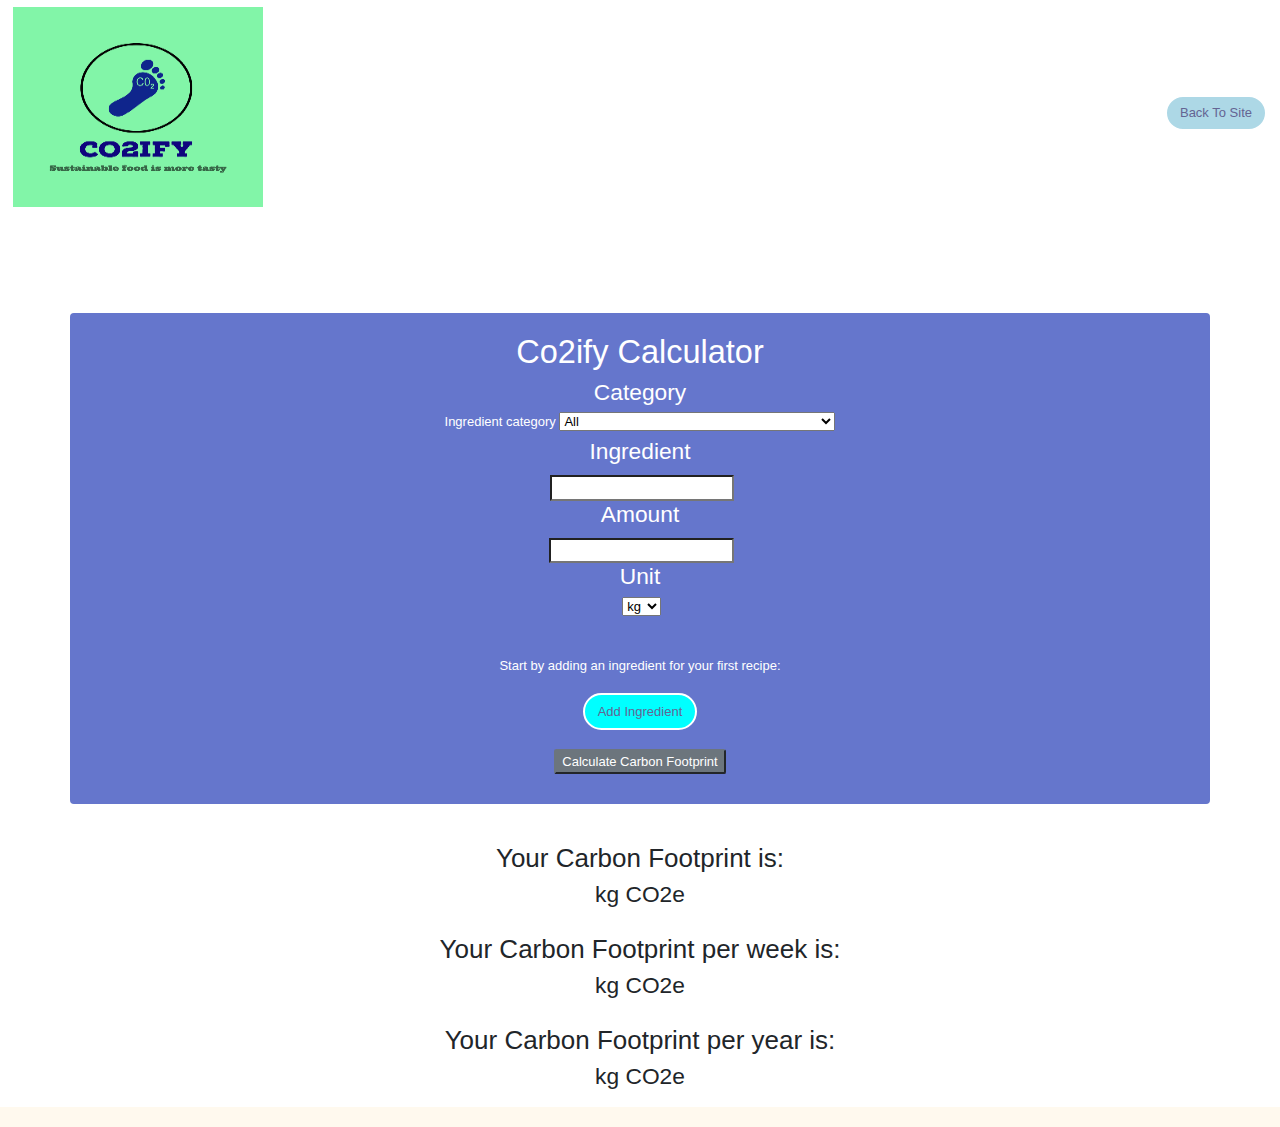
<file: Website Sustainability/calculator.html>
<!DOCTYPE html>
<html lang="en" dir="ltr">
<head>
    <meta charset="utf-8">
    <meta name="viewport" content="initial-scale=1.0, width=device-width">

    <link rel="stylesheet" href="design.css"/>

    <title>CO2ify</title>

    <link href="https://stackpath.bootstrapcdn.com/bootstrap/4.3.1/css/bootstrap.min.css" rel="stylesheet" integrity="sha384-ggOyR0iXCbMQv3Xipma34MD+dH/1fQ784/j6cY/iJTQUOhcWr7x9JvoRxT2MZw1T" crossorigin="anonymous">

</head>
<body>

    <header>
        <div class="content page">
            <div data-collapse="all" data-animation="default" data-duration="200" data-doc-height="1" data-easing="ease"
                    data-easing2="ease" role="banner" class="navbar w-nav">
                    <div><a href="index.html" class="brand w-nav-brand" aria-label="home"><img
                            src="logo2.png"
                            loading="lazy" width="250" height="200" alt="CO2ify logo"></a>
                    </div>
                <a class="cc-text-button" href="index.html" id="back-btn">Back to site</a>
                    
        </div>  
    </header>

    <main>
        <div class='container box-info text-white rounded-lg text-center'>
            <h1>Co2ify Calculator</h1>
            <h3>Category</h3>
            <div class="cc-form-item flex-2 mr rounded-lg text-center">
                <label for="food-group">Ingredient category</label> <select id="food-group"><option value="All">All</option>
                    <option value="Beverages">Beverages</option>
                    <option value="Condiments">Condiments</option>
                    <option value="Dairy, Eggs &amp; Dairy Alternatives">Dairy, Eggs &amp; Dairy Alternatives</option>
                    <option value="Fish &amp; Shellfish">Fish &amp; Shellfish</option>
                    <option value="Fruits &amp; Vegetables">Fruits &amp; Vegetables</option>
                    <option value="Meat">Meat</option><option value="Meat Alternatives">Meat Alternatives</option>
                    <option value="Oils &amp; Fats">Oils &amp; Fats</option>
                    <option value="Pasta, Bread, Noodles &amp; Grains">Pasta, Bread, Noodles &amp; Grains</option>
                    <option value="Pulses &amp; Legumes">Pulses &amp; Legumes</option>
                    <option value="Sweets, Chocolate and Other Confectionary">Sweets, Chocolate and Other Confectionary</option>
                </select>
            </div>
            <h3>Ingredient</h3>
            <div class="cc-form-item flex-3 mr ">
                <label for="ingredient"></label> <input class="form-text ui-autocomplete-input" id="ingredient" type="text" required="" autocomplete="off">
            </div>
            <h3>Amount</h3>
            <div class="cc-form-item cc-amount flex-1 mr">
                <label for="amount"></label> <input class="form-text" name="amount" id="amount" type="number" min="0" required="">
            </div>
            <h3>Unit</h3>
            <div class="cc-form-item flex-1 mr">
                <label for="unit"></label> <select id="unit">
                <option>kg</option>
                <option>g</option>
                <option>l</option>
                <option>lbs</option>
            </select>
            </div>
            <br/>
            <br/>
            <div class="cc-add-button cc-row">
                <p class="cc-start-label">
                    Start by adding an ingredient for your first recipe:
                </p>

                <p>
                    <a class="cc-text-button" href="#" id="start-btn">Add ingredient</a>
                </p>
            </div>
            <button class='btn-secondary rounded-sm' onclick='calcCO2()'>Calculate Carbon Footprint</button>
          <br/>
          <br/>
        </div>
        <br/>
        <div class='container text-center'>
            <h2>Your Carbon Footprint is:</h2>
            <h1 id='result4' class='bg-success rounded-lg'></h1>
            <h3>kg CO2e </h3>
          <br/>
           
           <h2>Your Carbon Footprint per week is:</h2>
            <h1 id='result2' class='bg-success rounded-lg'></h1>
            <h3>kg CO2e</h3>
                    <br/>
           <h2>Your Carbon Footprint per year is:</h2>
            <h1 id='result3' class='bg-success rounded-lg'></h1>
            <h3>kg CO2e</h3>
        </div>
        
        <script>
            var res = document.getElementById('result');
            var res2 = document.getElementById("result2");
            var res3 = document.getElementById("result3");
            var res4 = document.getElementById("result4");
            var mpg = document.getElementById('mpg');
            var dist = document.getElementById('dist');
            var trip = document.getElementById('trips');
            function calcCO2() {
                var x = mpg.value;
                var y = dist.value;
                var z = trips.value;
                var calc4 = (8.8/x)*1000;
                var calc = (calc4 * y)/1000;
                var calc2 = (calc * z);
                var calc3 = (calc2*52);
                calc = calc.toFixed(2);
                calc2 = calc2.toFixed(2);
                calc3 = calc3.toFixed(2);
                calc4 = calc4.toFixed(1);
                console.log('calc is: ' + calc);
                res.innerHTML = calc;
                res2.innerHTML = calc2;
                res3.innerHTML = calc3;
                res4.innerHTML = calc4;
            }
        </script>   


    </main>




























</body>


















</html>
</file>
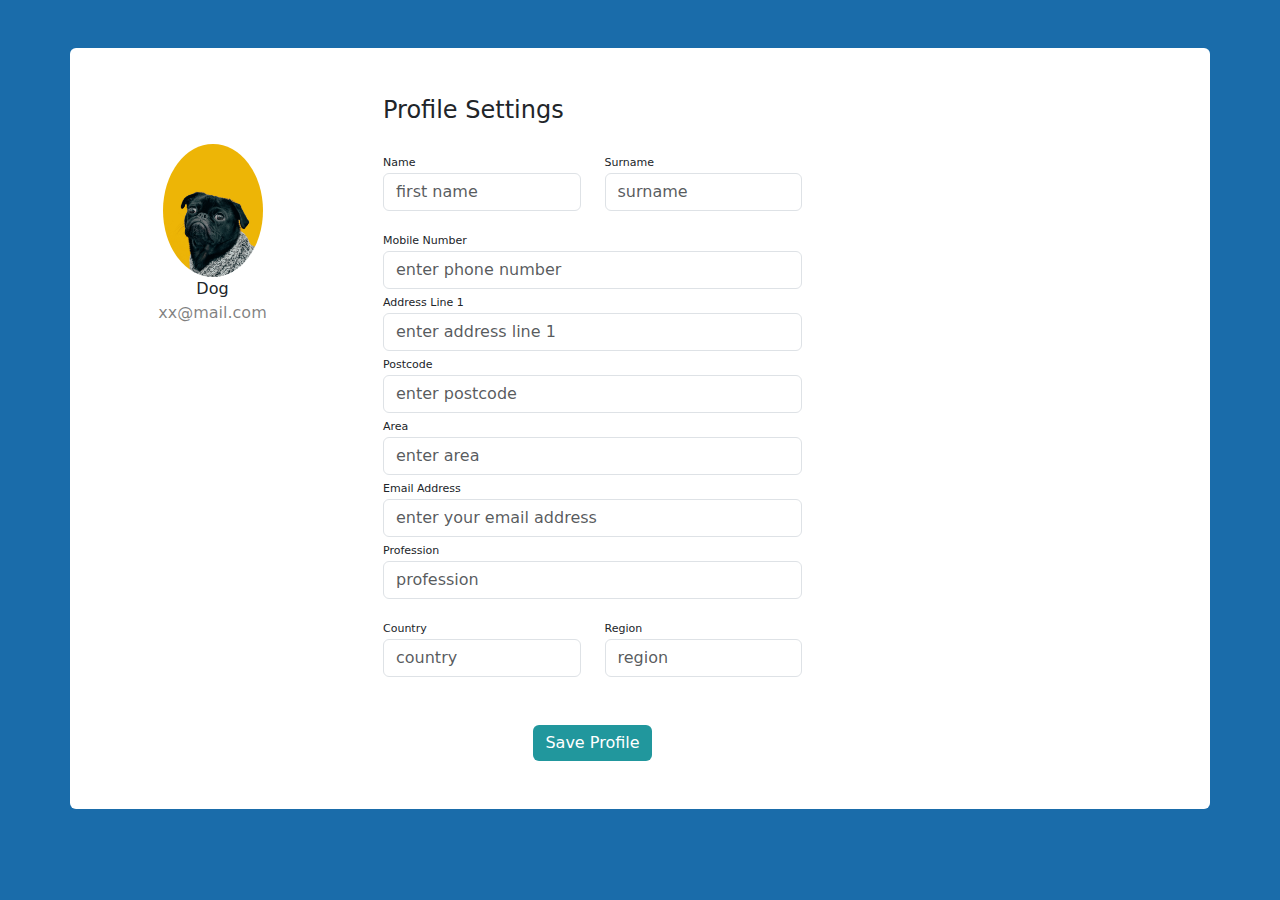
<file: Website Sustainability/profile.html>
<!DOCTYPE html>
<html lang="en">
<head>
    <link href="https://cdn.jsdelivr.net/npm/bootstrap@5.0.0-alpha1/dist/css/bootstrap.min.css" rel="stylesheet" integrity="sha384-1BmE4kWBq78iYhFldvKuhfTAU6auU8tT94WrHftjDbrCEXSU1oBoqyl2QvZ6jIW3" crossorigin="anonymous">
    <link
        rel="stylesheet"
        href="https://cdn.jsdelivr.net/npm/bootstrap@5.0.0-alpha1/dist/css/bootstrap.min.css"
        
    />
    <link
        rel="stylesheet"
        href="profile.css"
    />

    <meta charset="UTF-8">
    <meta http-equiv="X-UA-Compatible" content="IE=edge">
    <meta name="viewport" content="width=device-width, initial-scale=1.0">
    
    <title>CO2ify</title>


</head>


<div class="container rounded bg-white mt-5 mb-5">
    <div class="row">
        <div class="col-md-3 border-right">
            <div class="d-flex flex-column align-items-center text-center p-3 py-5"><img class="rounded-circle mt-5" width="100px" src="doggie.jpg"><span class="font-weight-bold">Dog</span><span class="text-black-50">xx@mail.com</span><span> </span></div>
        </div>
        <div class="col-md-5 border-right">
            <div class="p-3 py-5">
                <div class="d-flex justify-content-between align-items-center mb-3">
                    <h4 class="text-right">Profile Settings</h4>
                </div>
                <div class="row mt-2">
                    <div class="col-md-6"><label class="labels">Name</label><input type="text" class="form-control" placeholder="first name" value=""></div>
                    <div class="col-md-6"><label class="labels">Surname</label><input type="text" class="form-control" value="" placeholder="surname"></div>
                </div>
                <div class="row mt-3">
                    <div class="col-md-12"><label class="labels">Mobile Number</label><input type="text" class="form-control" placeholder="enter phone number" value=""></div>
                    <div class="col-md-12"><label class="labels">Address Line 1</label><input type="text" class="form-control" placeholder="enter address line 1" value=""></div>
                    <div class="col-md-12"><label class="labels">Postcode</label><input type="text" class="form-control" placeholder="enter postcode" value=""></div>
                    <div class="col-md-12"><label class="labels">Area</label><input type="text" class="form-control" placeholder="enter area" value=""></div>
                    <div class="col-md-12"><label class="labels">Email Address</label><input type="text" class="form-control" placeholder="enter your email address" value=""></div>
                    <div class="col-md-12"><label class="labels">Profession</label><input type="text" class="form-control" placeholder="profession" value=""></div>
                </div>
                <div class="row mt-3">
                    <div class="col-md-6"><label class="labels">Country</label><input type="text" class="form-control" placeholder="country" value=""></div>
                    <div class="col-md-6"><label class="labels">Region</label><input type="text" class="form-control" value="" placeholder="region"></div>
                </div>
                <div class="mt-5 text-center"><button class="btn btn-primary profile-button" type="button">Save Profile</button></div>
            </div>
        </div>
        
    </div>
</div>
</div>
</div>
</file>
<file: Website Sustainability/design.css>
body {
    margin: 0;
    font-family: -apple-system,BlinkMacSystemFont,"Segoe UI",Roboto,"Helvetica Neue",Arial,"Noto Sans",sans-serif,"Apple Color Emoji","Segoe UI Emoji","Segoe UI Symbol","Noto Color Emoji";
    font-size: 1rem;
    font-weight: 400;
    line-height: 1.5;
    color: #212529;
    text-align: left;
    background-color: white;

    



}
header {

    
    color:lightblue;
    text-align: center;
    padding: 25px 33;
    margin-bottom: 100px;
    
}

#amount {

    display: inline-flex;
}


#ingredient {
  
    display: inline-flex;
  
}

html body .cc-text-button {
    text-transform: capitalize;
    border: 2px solid #fff;
    background-color: lightblue;
    padding: 0.5em 1em;
    border-radius: 1.5em;
    color: rgb(100, 100, 147) !important;
    margin-top: 1em;
    white-space: nowrap;
    font-weight: 400;
    
  
}


#start-btn {

    border: 2px solid #fff;
    background-color:  cyan;
    padding: 3px 6;
    margin-bottom: 6px;
    border-radius: 2em;
    color: rgb(100, 100, 147) !important;
    margin-top: 5px;
    white-space: nowrap;
    font-weight: 400;
    display: inline-flex;
}

/* add section */

.form-text {
    /* display: block; */
    margin-top: 0.25rem;
}

input[type="number" i] {
    padding: 1px 2px;
    padding-top: 1px;
    padding-right: 2px;
    padding-bottom: 1px;
    padding-left: 3px;
} 
.text-white {
    color: #fff!important;
}
.text-center {
    text-align: center!important;
}
.rounded-lg {
    border-radius: 0.3rem!important;
}
.box-info {
    padding-top: 20px;
    background-color: #6576cc!important;
}
@media (min-width: 1200px)
.container {
    max-width: 1140px;
}
@media (min-width: 992px)
.container {
    max-width: 960px;
}
@media (min-width: 768px)
.container {
    max-width: 720px;
}
@media (min-width: 576px)
.container {
    max-width: 540px;
}
.container {
    width: 100%;
    padding-right: 15px;
    padding-left: 15px;
    margin-right: auto;
    margin-left: auto;
}
.container, .box-info {

padding-bottom: 10px;
margin-bottom: 20px;

}
.text-white {
    color: #fff!important;
}
.text-center {
    text-align: center!important;
}
html body * {
    -moz-box-sizing: border-box;
    -webkit-box-sizing: border-box;
    box-sizing: border-box;
}


*, ::after, ::before {
    box-sizing: border-box;
}

button, input {
    overflow: visible;
}

button, input, optgroup, select, textarea {
    margin: 0;
    font-family: inherit;
    font-size: inherit;
    line-height: inherit;
}

input {
    writing-mode: horizontal-tb !important;
    font-style: ;
    font-variant-ligatures: ;
    font-variant-caps: ;
    font-variant-numeric: ;
    font-variant-east-asian: ;
    font-weight: ;
    font-stretch: ;
    font-size: ;
    font-family: ;
    text-rendering: auto;
    color: fieldtext;
    letter-spacing: normal;
    word-spacing: normal;
    line-height: normal;
    text-transform: none;
    text-indent: 0px;
    text-shadow: none;
    display: inline-block;
    text-align: start;
    appearance: auto;
    -webkit-rtl-ordering: logical;
    cursor: text;
    background-color: field;
    margin: 0em;
    padding: 1px 2px;
    border-width: 2px;
    border-style: inset;
    border-color: -internal-light-dark(rgb(118, 118, 118), rgb(133, 133, 133));
    border-image: initial;
}

:root {
    --blue: #007bff;
    --indigo: #6f6482;
    --purple: #6f42c1;
    --pink: #e83e8c;
    --red: #dc3545;
    --orange: #fd7e14;
    --yellow: #ffc107;
    --green: #28a745;
    --teal: #20c997;
    --cyan: #17a2b8;
    --white: #fff;
    --gray: #6c757d;
    --gray-dark: #343a40;
    --primary: #007bff;
    --secondary: #6c757d;
    --success: #28a745;
    --info: #17a2b8;
    --warning: #ffc107;
    --danger: #dc3545;
    --light: #f8f9fa;
    --dark: #343a40;
    --breakpoint-xs: 0;
    --breakpoint-sm: 576px;
    --breakpoint-md: 768px;
    --breakpoint-lg: 992px;
    --breakpoint-xl: 1200px;
    --font-family-sans-serif: -apple-system,BlinkMacSystemFont,"Segoe UI",Roboto,"Helvetica Neue",Arial,"Noto Sans",sans-serif,"Apple Color Emoji","Segoe UI Emoji","Segoe UI Symbol","Noto Color Emoji";
    --font-family-monospace: SFMono-Regular,Menlo,Monaco,Consolas,"Liberation Mono","Courier New",monospace;
}
html {
    font-family: sans-serif;
    line-height: 1.15;
    -webkit-text-size-adjust: 100%;
    -webkit-tap-highlight-color: transparent;
}
html {
    background-color: #fff9ee;
    font-family: museo-sans, sans-serif;
    font-size: 13px;
    font-weight: 300;
}


*, ::after, ::before {
    box-sizing: border-box;
}
html body ::selection {
    background: #64b3a9;
    color: #fff;
    text-shadow: none;
}



/* tables */
</file>
<file: Website Sustainability/profile.css>
body {
    background: rgb(26, 108, 170)
}

.form-control:focus {
    box-shadow: none;
    border-color: #3483ba
}

.profile-button {
    background: rgb(33, 151, 157);
    box-shadow: none;
    border: none
}

.profile-button:hover {
    background: #682773
}

.profile-button:focus {
    background: #682773;
    box-shadow: none
}

.profile-button:active {
    background: #682773;
    box-shadow: none
}

.back:hover {
    color: #682773;
    cursor: pointer
}

.labels {
    font-size: 11px
}

.add-experience:hover {
    background: #BA68C8;
    color: #fff;
    cursor: pointer;
    border: solid 1px #BA68C8
}
</file>
